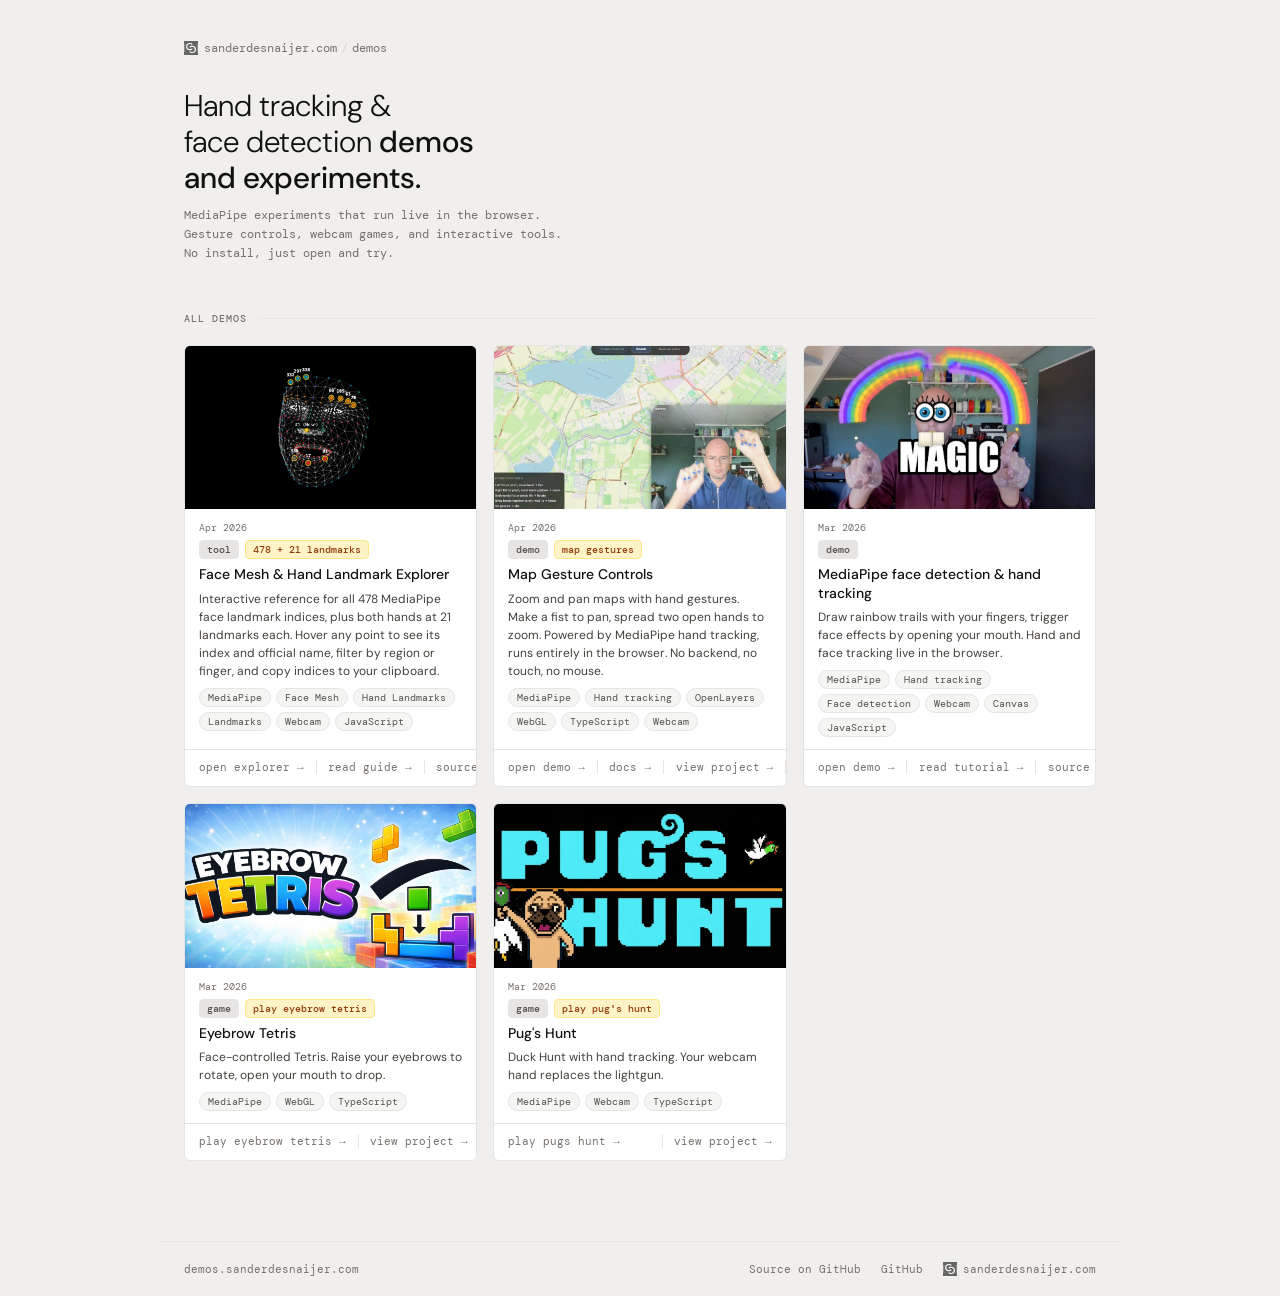
<file: index.html>
<!DOCTYPE html>
<html lang="en">

<head>
  <meta charset="UTF-8" />
  <meta name="viewport" content="width=device-width, initial-scale=1.0" />
  <link rel="icon" type="image/svg+xml" href="img/logo-sanderdesnaijer.svg" />

  <!-- Primary SEO -->
  <title>MediaPipe & Webcam Demos - Sander de Snaijer</title>
  <meta name="description"
    content="Live browser demos for MediaPipe hand tracking, face detection, and gesture-controlled games. Try hand-drawn rainbow trails, face mesh exploration, map gesture controls, and more. No install needed." />
  <link rel="canonical" href="https://demos.sanderdesnaijer.com" />
  <meta name="robots" content="index, follow" />

  <!-- Open Graph -->
  <meta property="og:site_name" content="Interactive Demos - Sander de Snaijer" />
  <meta property="og:title" content="MediaPipe & Webcam Demos - Sander de Snaijer" />
  <meta property="og:description" content="Hand tracking, face detection, and gesture-controlled games running live in your browser. Try them instantly, no install needed." />
  <meta property="og:url" content="https://demos.sanderdesnaijer.com" />
  <meta property="og:image" content="https://demos.sanderdesnaijer.com/img/og-image.webp" />
  <meta property="og:image:width" content="1200" />
  <meta property="og:image:height" content="630" />
  <meta property="og:type" content="website" />

  <!-- Twitter -->
  <meta name="twitter:card" content="summary_large_image" />
  <meta name="twitter:title" content="MediaPipe & Webcam Demos - Sander de Snaijer" />
  <meta name="twitter:description"
    content="Hand tracking, face detection, and gesture-controlled games running live in your browser. Try them instantly, no install needed." />
  <meta name="twitter:image" content="https://demos.sanderdesnaijer.com/img/og-image.webp" />

  <!-- JSON-LD: CollectionPage + ItemList -->
  <script type="application/ld+json">
  {
    "@context": "https://schema.org",
    "@type": "CollectionPage",
    "name": "MediaPipe & Webcam Demos - Sander de Snaijer",
    "description": "Live browser demos for MediaPipe hand tracking, face detection, and gesture-controlled games by Sander de Snaijer. No install needed.",
    "url": "https://demos.sanderdesnaijer.com",
    "image": "https://demos.sanderdesnaijer.com/img/og-image.webp",
    "author": {
      "@type": "Person",
      "name": "Sander de Snaijer",
      "url": "https://sanderdesnaijer.com"
    },
    "mainEntity": {
      "@type": "ItemList",
      "numberOfItems": 5,
      "itemListElement": [
        {
          "@type": "ListItem",
          "position": 1,
          "name": "Face Mesh & Hand Landmark Explorer",
          "description": "Interactive reference for all 478 MediaPipe face landmark indices and the 21 hand landmarks per hand. Hover, filter by region or finger, and copy indices.",
          "url": "https://demos.sanderdesnaijer.com/demos/face-mesh-explorer/",
          "image": "https://demos.sanderdesnaijer.com/demos/face-mesh-explorer/mediapipe-face-mesh.webp"
        },
        {
          "@type": "ListItem",
          "position": 2,
          "name": "Map Gesture Controls",
          "description": "Zoom and pan maps with hand gestures using MediaPipe hand tracking and OpenLayers.",
          "url": "https://sanderdesnaijer.github.io/map-gesture-controls/demo/demo-controls-overview.html",
          "image": "https://demos.sanderdesnaijer.com/img/map-gesture-controls-openlayers.webp"
        },
        {
          "@type": "ListItem",
          "position": 3,
          "name": "MediaPipe Face Detection and Hand Tracking",
          "description": "Draw rainbow trails with your fingers and trigger face effects by opening your mouth.",
          "url": "https://demos.sanderdesnaijer.com/demos/mediapipe-rainbow/",
          "image": "https://demos.sanderdesnaijer.com/demos/mediapipe-rainbow/mediapipe-demo.webp"
        },
        {
          "@type": "ListItem",
          "position": 4,
          "name": "Eyebrow Tetris",
          "description": "Face-controlled Tetris. Raise your eyebrows to rotate, open your mouth to drop.",
          "url": "https://eyebrow-tetris.sanderdesnaijer.com/",
          "image": "https://demos.sanderdesnaijer.com/img/tetris.webp"
        },
        {
          "@type": "ListItem",
          "position": 5,
          "name": "Pug's Hunt",
          "description": "Duck Hunt with hand tracking. Your webcam hand replaces the lightgun.",
          "url": "https://pugshunt.com/",
          "image": "https://demos.sanderdesnaijer.com/img/pugshunt.webp"
        }
      ]
    }
  }
  </script>

  <!-- JSON-LD: BreadcrumbList -->
  <script type="application/ld+json">
  {
    "@context": "https://schema.org",
    "@type": "BreadcrumbList",
    "itemListElement": [
      {
        "@type": "ListItem",
        "position": 1,
        "name": "Sander de Snaijer",
        "item": "https://sanderdesnaijer.com"
      },
      {
        "@type": "ListItem",
        "position": 2,
        "name": "Demos",
        "item": "https://demos.sanderdesnaijer.com"
      }
    ]
  }
  </script>

  <link rel="stylesheet" href="styles.css" />

  <script async src="https://www.googletagmanager.com/gtag/js?id=GA_PLACEHOLDER"></script>
  <script>
    window.dataLayer = window.dataLayer || [];
    function gtag(){dataLayer.push(arguments);}
    gtag('js', new Date());
    gtag('config', 'GA_PLACEHOLDER');
  </script>
</head>

<body>

  <main class="page">

    <!-- Breadcrumb -->
    <nav class="breadcrumb" aria-label="Breadcrumb">
      <a href="https://sanderdesnaijer.com" class="breadcrumb-link">
        <img src="img/logo-sanderdesnaijer.svg" alt="Sander de Snaijer logo"  class="site-logo" />
        <span>sanderdesnaijer.com</span>
      </a>
      <span class="breadcrumb-sep">/</span>
      <span class="breadcrumb-current">demos</span>
    </nav>

    <!-- Page header -->
    <header class="page-header">
      <h1 class="page-title">
        Hand tracking &<br>
        face detection <strong>demos<br>
        and experiments.</strong>
      </h1>
      <p class="page-tagline">
        MediaPipe experiments that run live in the browser.<br>
        Gesture controls, webcam games, and interactive tools.<br>
        No install, just open and try.
      </p>
    </header>

    <!-- Section label -->
    <div class="section-label" aria-hidden="true">
      <span class="section-label-text">all demos</span>
      <div class="section-label-rule"></div>
    </div>

    <!-- Card grid -->
    <div class="card-grid">

      <!-- Card 1: Face Mesh Landmark Explorer -->
      <article class="card" onclick="window.location='demos/face-mesh-explorer/index.html'">
        <img class="card-thumb" src="demos/face-mesh-explorer/mediapipe-face-mesh.webp" alt="MediaPipe Face Mesh Landmark Explorer showing 478 numbered landmark points on a face, color-coded by region" />
        <div class="card-body">
          <time class="card-date">Apr 2026</time>
          <div class="card-badges">
            <span class="badge badge--type">tool</span>
            <span class="badge badge--ext">478 + 21 landmarks</span>
          </div>
          <h2 class="card-title">
            <a href="demos/face-mesh-explorer/index.html" id="card-facemesh-link">Face Mesh &amp; Hand Landmark Explorer</a>
          </h2>
          <p class="card-desc">Interactive reference for all 478 MediaPipe face landmark indices, plus both hands at 21 landmarks each. Hover any point to see its index and official name, filter by region or finger, and copy indices to your clipboard.</p>
          <div class="card-tags">
            <span class="tag">MediaPipe</span>
            <span class="tag">Face Mesh</span>
            <span class="tag">Hand Landmarks</span>
            <span class="tag">Landmarks</span>
            <span class="tag">Webcam</span>
            <span class="tag">JavaScript</span>
          </div>
        </div>
        <footer class="card-footer">
          <a class="card-footer-link" href="demos/face-mesh-explorer/index.html" id="card-facemesh-demo">open explorer →</a>
          <div class="card-footer-divider" aria-hidden="true"></div>
          <a class="card-footer-link card-footer-link--compact"
            href="https://sanderdesnaijer.com/blog/mediapipe-face-mesh-landmarks" target="_blank" rel="noopener" id="card-facemesh-tutorial">read guide →</a>
          <div class="card-footer-divider" aria-hidden="true"></div>
          <a class="card-footer-link card-footer-link--compact card-footer-link--right"
            href="https://github.com/sanderdesnaijer/demos/tree/main/demos/face-mesh-explorer" target="_blank" rel="noopener" id="card-facemesh-source">source →</a>
        </footer>
      </article>

      <!-- Card: Map Gesture Controls (external GitHub Pages) -->
      <article class="card" onclick="window.open('https://sanderdesnaijer.github.io/map-gesture-controls/demo/demo-controls-overview.html', '_blank', 'noopener')">
        <img class="card-thumb" src="img/map-gesture-controls-openlayers.webp" alt="Map Gesture Controls — OpenLayers map with MediaPipe hand tracking" />
        <div class="card-body">
          <time class="card-date">Apr 2026</time>
          <div class="card-badges">
            <span class="badge badge--type">demo</span>
            <span class="badge badge--ext">map gestures</span>
          </div>
          <h2 class="card-title">
            <a href="https://sanderdesnaijer.github.io/map-gesture-controls/demo/demo-controls-overview.html" target="_blank" rel="noopener"
              id="card-mapgesture-link">Map Gesture Controls</a>
          </h2>
          <p class="card-desc">Zoom and pan maps with hand gestures. Make a fist to pan, spread two open hands to zoom.
            Powered by MediaPipe hand tracking, runs entirely in the browser. No backend, no touch, no mouse.</p>
          <div class="card-tags">
            <span class="tag">MediaPipe</span>
            <span class="tag">Hand tracking</span>
            <span class="tag">OpenLayers</span>
            <span class="tag">WebGL</span>
            <span class="tag">TypeScript</span>
            <span class="tag">Webcam</span>
          </div>
        </div>
        <footer class="card-footer">
          <a class="card-footer-link" href="https://sanderdesnaijer.github.io/map-gesture-controls/demo/demo-controls-overview.html" target="_blank" rel="noopener"
            id="card-mapgesture-demo">open demo →</a>
          <div class="card-footer-divider" aria-hidden="true"></div>
          <a class="card-footer-link card-footer-link--compact"
            href="https://sanderdesnaijer.github.io/map-gesture-controls/" target="_blank" rel="noopener" id="card-mapgesture-docs">docs →</a>
          <div class="card-footer-divider" aria-hidden="true"></div>
          <a class="card-footer-link card-footer-link--compact"
            href="https://sanderdesnaijer.com/projects/map-gesture-controls" target="_blank" rel="noopener" id="card-mapgesture-project">view project →</a>
          <div class="card-footer-divider" aria-hidden="true"></div>
          <a class="card-footer-link card-footer-link--compact card-footer-link--right"
            href="https://github.com/sanderdesnaijer/map-gesture-controls" target="_blank" rel="noopener" id="card-mapgesture-github">GitHub →</a>
        </footer>
      </article>

      <!-- Card: MediaPipe face detection -->
      <article class="card" onclick="window.location='demos/mediapipe-rainbow/index.html'">
        <img class="card-thumb" src="demos/mediapipe-rainbow/mediapipe-demo.webp" alt="MediaPipe face and hand tracking demo — rainbow trails screenshot" />
        <div class="card-body">
          <time class="card-date">Mar 2026</time>
          <div class="card-badges">
            <span class="badge badge--type">demo</span>
          </div>
          <h2 class="card-title">
            <a href="demos/mediapipe-rainbow/index.html" id="card-mediapipe-link">MediaPipe face detection &amp; hand tracking</a>
          </h2>
          <p class="card-desc">Draw rainbow trails with your fingers, trigger face effects by opening your mouth. Hand
            and face tracking live in the browser.</p>
          <div class="card-tags">
            <span class="tag">MediaPipe</span>
            <span class="tag">Hand tracking</span>
            <span class="tag">Face detection</span>
            <span class="tag">Webcam</span>
            <span class="tag">Canvas</span>
            <span class="tag">JavaScript</span>
          </div>
        </div>
        <footer class="card-footer">
          <a class="card-footer-link" href="demos/mediapipe-rainbow/index.html" id="card-mediapipe-demo">open demo →</a>
          <div class="card-footer-divider" aria-hidden="true"></div>
          <a class="card-footer-link card-footer-link--compact"
            href="https://sanderdesnaijer.com/blog/mediapipe-hand-face-tracking" id="card-mediapipe-tutorial">read tutorial →</a>
          <div class="card-footer-divider" aria-hidden="true"></div>
          <a class="card-footer-link card-footer-link--compact card-footer-link--right"
            href="https://github.com/sanderdesnaijer/demos/tree/main/demos/mediapipe-rainbow" target="_blank" rel="noopener" id="card-mediapipe-source">source →</a>
        </footer>
      </article>

      <!-- Card: Eyebrow Tetris (external) -->
      <article class="card" onclick="window.open('https://eyebrow-tetris.sanderdesnaijer.com/', '_blank', 'noopener')">
        <img class="card-thumb" src="img/tetris.webp" alt="Eyebrow Tetris — face-controlled Tetris game screenshot" />
        <div class="card-body">
          <time class="card-date">Mar 2026</time>
          <div class="card-badges">
            <span class="badge badge--type">game</span>
            <span class="badge badge--ext">play eyebrow tetris</span>
          </div>
          <h2 class="card-title">
            <a href="https://eyebrow-tetris.sanderdesnaijer.com/" target="_blank" rel="noopener"
              id="card-tetris-link">Eyebrow Tetris</a>
          </h2>
          <p class="card-desc">Face-controlled Tetris. Raise your eyebrows to rotate, open your mouth to drop.</p>
          <div class="card-tags">
            <span class="tag">MediaPipe</span>
            <span class="tag">WebGL</span>
            <span class="tag">TypeScript</span>
          </div>
        </div>
        <footer class="card-footer">
          <a class="card-footer-link" href="https://eyebrow-tetris.sanderdesnaijer.com/" target="_blank" rel="noopener"
            id="card-tetris-demo">play eyebrow tetris →</a>
          <div class="card-footer-divider" aria-hidden="true"></div>
          <a class="card-footer-link card-footer-link--compact card-footer-link--right"
            href="https://sanderdesnaijer.com/projects/eyebrow-tetris" target="_blank" rel="noopener" id="card-tetris-project">view project →</a>
        </footer>
      </article>

      <!-- Card: Pug's Hunt (external) -->
      <article class="card" onclick="window.open('https://pugshunt.com/', '_blank', 'noopener')">
        <img class="card-thumb" src="img/pugshunt.webp" alt="Pug's Hunt — Duck Hunt with hand tracking screenshot" />
        <div class="card-body">
          <time class="card-date">Mar 2026</time>
          <div class="card-badges">
            <span class="badge badge--type">game</span>
            <span class="badge badge--ext">play pug's hunt</span>
          </div>
          <h2 class="card-title">
            <a href="https://pugshunt.com/" target="_blank" rel="noopener" id="card-pugshunt-link">Pug's Hunt</a>
          </h2>
          <p class="card-desc">Duck Hunt with hand tracking. Your webcam hand replaces the lightgun.</p>
          <div class="card-tags">
            <span class="tag">MediaPipe</span>
            <span class="tag">Webcam</span>
            <span class="tag">TypeScript</span>
          </div>
        </div>
        <footer class="card-footer">
          <a class="card-footer-link" href="https://pugshunt.com/" target="_blank" rel="noopener"
            id="card-pugshunt-demo">play pugs hunt →</a>
          <div class="card-footer-divider" aria-hidden="true"></div>
          <a class="card-footer-link card-footer-link--compact card-footer-link--right"
            href="https://sanderdesnaijer.com/projects/pug-s-hunt-a-webcam-controlled-duck-hunt-built-with-hand-tracking" target="_blank" rel="noopener" id="card-pugshunt-project">view project →</a>
        </footer>
      </article>

    </div><!-- /card-grid -->

  </main>

  <!-- Site footer -->
  <footer class="site-footer">
    <span class="site-footer-domain">demos.sanderdesnaijer.com</span>
    <nav class="site-footer-links" aria-label="Footer links">
      <a class="site-footer-link" href="https://github.com/sanderdesnaijer/demos" target="_blank" rel="noopener"
        id="footer-github-repo">Source on GitHub</a>
      <a class="site-footer-link" href="https://github.com/sanderdesnaijer" target="_blank" rel="noopener"
        id="footer-github">GitHub</a>
      <a class="site-footer-link" href="https://sanderdesnaijer.com" id="footer-main-site"
        style="display: flex; align-items: center; gap: 6px;">
        <img src="img/logo-sanderdesnaijer.svg" alt="Sander de Snaijer logo"  class="site-logo" />
        <span>sanderdesnaijer.com</span>
      </a>
    </nav>
  </footer>

</body>

</html>
</file>
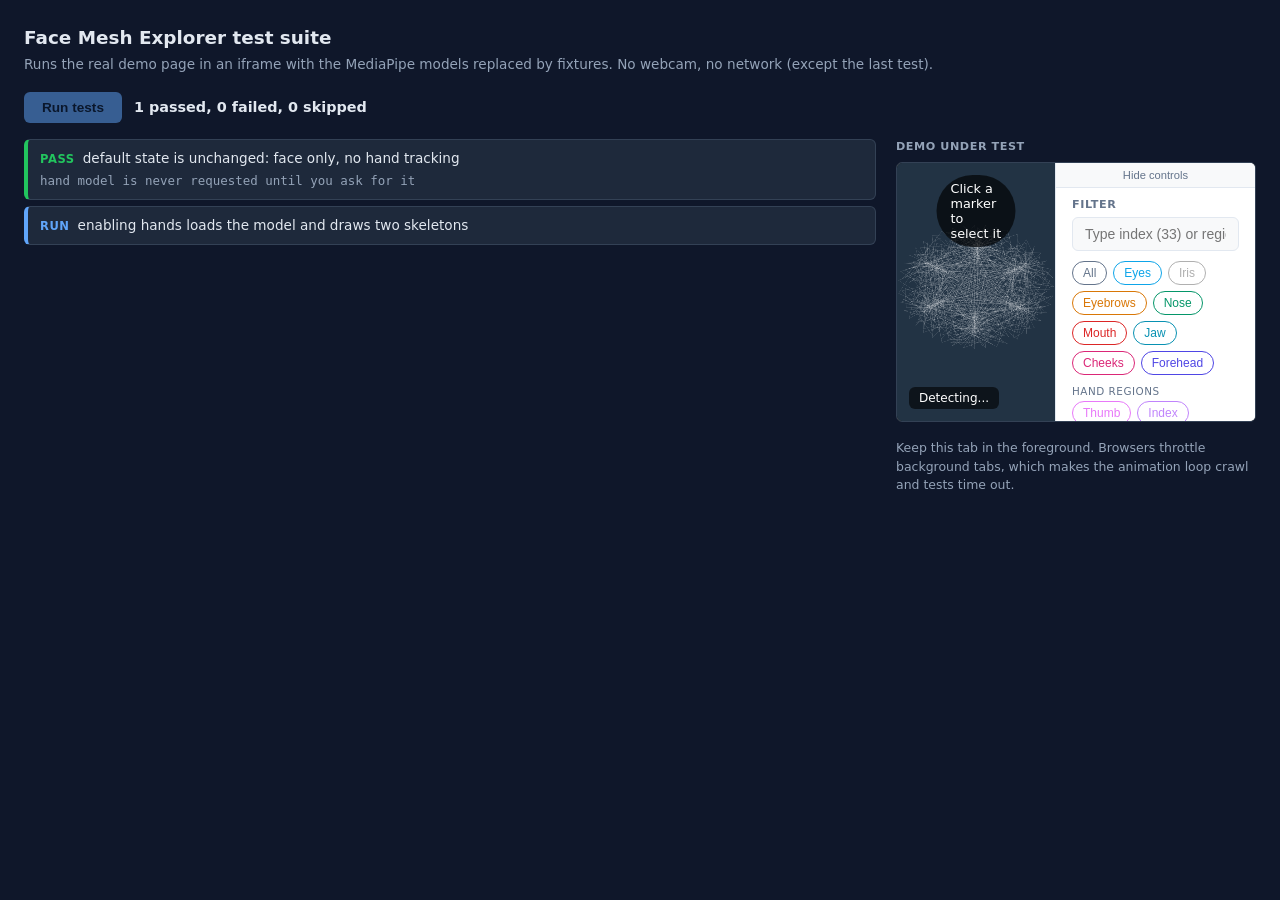
<file: demos/face-mesh-explorer/tests/index.html>
<!DOCTYPE html>
<html lang="en">
<head>
<meta charset="UTF-8">
<meta name="viewport" content="width=device-width, initial-scale=1.0">
<meta name="robots" content="noindex, nofollow">
<title>Face Mesh Explorer - test suite</title>
<style>
  *, *::before, *::after { box-sizing: border-box; margin: 0; padding: 0; }
  :root { --bg:#0f172a; --surface:#1e293b; --text:#e2e8f0; --muted:#94a3b8; --border:#334155;
          --pass:#22c55e; --fail:#ef4444; --skip:#f59e0b; --accent:#60a5fa; }
  body { font-family: -apple-system, BlinkMacSystemFont, 'Segoe UI', system-ui, sans-serif;
         background: var(--bg); color: var(--text); padding: 24px; line-height: 1.5; }
  h1 { font-size: 1.15rem; margin-bottom: 2px; }
  p.sub { color: var(--muted); font-size: 0.85rem; margin-bottom: 18px; }
  .bar { display: flex; align-items: center; gap: 12px; margin-bottom: 16px; flex-wrap: wrap; }
  button { padding: 8px 18px; border-radius: 6px; border: none; background: var(--accent);
           color: #06182e; font-weight: 600; font-size: 0.85rem; cursor: pointer; }
  button:disabled { opacity: 0.5; cursor: progress; }
  #summary { font-size: 0.9rem; font-weight: 600; font-variant-numeric: tabular-nums; }
  .layout { display: grid; grid-template-columns: minmax(0,1fr) 360px; gap: 20px; align-items: start; }
  ol { list-style: none; display: flex; flex-direction: column; gap: 6px; }
  li { background: var(--surface); border: 1px solid var(--border); border-left-width: 4px;
       border-radius: 6px; padding: 8px 12px; font-size: 0.85rem; }
  li.pass { border-left-color: var(--pass); }
  li.fail { border-left-color: var(--fail); }
  li.skip { border-left-color: var(--skip); }
  li.run  { border-left-color: var(--accent); }
  li .state { font-weight: 700; margin-right: 8px; font-size: 0.72rem; letter-spacing: 0.05em; }
  li.pass .state { color: var(--pass); }
  li.fail .state { color: var(--fail); }
  li.skip .state { color: var(--skip); }
  li.run .state { color: var(--accent); }
  li .detail { display: block; color: var(--muted); font-size: 0.78rem; margin-top: 4px;
               font-family: 'SF Mono', 'Fira Code', ui-monospace, monospace; white-space: pre-wrap; }
  li.fail .detail { color: #fca5a5; }
  .stage-wrap { position: sticky; top: 24px; }
  .stage-wrap h2 { font-size: 0.7rem; text-transform: uppercase; letter-spacing: 0.05em;
                   color: var(--muted); margin-bottom: 6px; }
  iframe { width: 360px; height: 260px; border: 1px solid var(--border); border-radius: 6px;
           background: #000; }
  .note { color: var(--muted); font-size: 0.78rem; margin-top: 10px; }
  @media (max-width: 860px) { .layout { grid-template-columns: 1fr; } }
</style>
</head>
<body>
  <h1>Face Mesh Explorer test suite</h1>
  <p class="sub">Runs the real demo page in an iframe with the MediaPipe models replaced by fixtures. No webcam, no network (except the last test).</p>
  <div class="bar">
    <button id="run">Run tests</button>
    <span id="summary">not run yet</span>
  </div>
  <div class="layout">
    <ol id="results"></ol>
    <div class="stage-wrap">
      <h2>Demo under test</h2>
      <div id="stage"></div>
      <p class="note">Keep this tab in the foreground. Browsers throttle background tabs, which makes the animation loop crawl and tests time out.</p>
    </div>
  </div>

<script type="module">
import { FACE_POINTS, HAND_POINTS, DISPLAY_HANDEDNESS } from './stub.mjs';

const DEMO_URL = '../index.html';
const STUB_URL = new URL('./stub.mjs', location.href).href;
const resultsEl = document.getElementById('results');
const summaryEl = document.getElementById('summary');
const runBtn = document.getElementById('run');

// ---------- assertions ----------
class Failure extends Error {}
function assert(cond, msg) { if (!cond) throw new Failure(msg); }
function eq(actual, expected, msg) {
  if (actual !== expected) throw new Failure(`${msg}\n  expected: ${expected}\n  actual:   ${actual}`);
}
function includes(haystack, needle, msg) {
  if (!String(haystack).includes(needle)) throw new Failure(`${msg}\n  expected to contain: ${needle}\n  actual: ${haystack}`);
}

// ---------- harness ----------
// Boots the untouched demo page with only the MediaPipe import swapped for
// fixtures, plus a canvas standing in for the webcam.
async function boot() {
  // cache-busted: a stale copy would make every test pass against old code
  const html = await fetch(`${DEMO_URL}?t=${Date.now()}`, { cache: 'no-store' }).then(r => r.text());
  const patched = html.replace(
    /from 'https:\/\/cdn\.jsdelivr\.net\/npm\/@mediapipe\/tasks-vision@[^']+\/vision_bundle\.mjs'/,
    `from '${STUB_URL}'`
  );
  assert(patched !== html, 'could not find the MediaPipe import in the demo page');

  const frame = document.createElement('iframe');
  frame.src = URL.createObjectURL(new Blob([patched], { type: 'text/html' }));
  document.getElementById('stage').replaceChildren(frame);
  await new Promise(res => { frame.onload = res; });

  const win = frame.contentWindow;
  const doc = win.document;

  // Timer-driven frames: rAF stalls whenever the pane or tab is not visible.
  win.requestAnimationFrame = cb => win.setTimeout(() => cb(win.performance.now()), 16);

  // Fake camera: a plain grey canvas is enough, the fixtures supply landmarks.
  const cam = doc.createElement('canvas');
  cam.width = 1280; cam.height = 720;
  const camCtx = cam.getContext('2d');
  (function paint() { camCtx.fillStyle = '#223344'; camCtx.fillRect(0, 0, 1280, 720); win.setTimeout(paint, 33); })();
  win.navigator.mediaDevices.getUserMedia = async () => cam.captureStream(30);

  // Intercept downloads and clipboard writes.
  const blobs = [];
  const clipboard = [];
  const origCreate = win.URL.createObjectURL.bind(win.URL);
  win.URL.createObjectURL = b => { if (b instanceof win.Blob) blobs.push(b); return origCreate(b); };
  win.HTMLAnchorElement.prototype.click = function () {};
  win.navigator.clipboard.writeText = async t => { clipboard.push(t); };

  const ctx = {
    win, doc, blobs, clipboard,
    $: id => doc.getElementById(id),
    all: sel => [...doc.querySelectorAll(sel)],

    async waitFor(fn, msg, timeout = 8000) {
      const started = Date.now();
      for (;;) {
        let value;
        try { value = fn(); } catch { value = false; }
        if (value) return value;
        if (Date.now() - started > timeout) throw new Failure('timed out waiting for: ' + msg);
        await new Promise(r => setTimeout(r, 50));
      }
    },
    frames(n = 3) { return new Promise(r => setTimeout(r, 90 * n)); },

    async start() {
      ctx.$('startBtn').click();
      await ctx.waitFor(() => ctx.$('canvas').width > 0, 'camera to start');
      await ctx.frames(4);
    },

    async setCheck(id, value) {
      const el = ctx.$(id);
      el.checked = value;
      el.dispatchEvent(new win.Event('change', { bubbles: true }));
      await ctx.frames(2);
    },

    // The demo mirrors the canvas in CSS, so screen x is the inverse of the
    // landmark x. This is the same maths the page uses, run backwards.
    pointToClient(p) {
      const cv = ctx.$('canvas');
      const rect = cv.getBoundingClientRect();
      const scale = Math.max(rect.width / cv.width, rect.height / cv.height);
      const offsetX = (rect.width - cv.width * scale) / 2;
      const offsetY = (rect.height - cv.height * scale) / 2;
      return {
        clientX: rect.left + offsetX + (1 - p.x) * cv.width * scale,
        clientY: rect.top + offsetY + p.y * cv.height * scale
      };
    },
    async hover(p) {
      const { clientX, clientY } = ctx.pointToClient(p);
      ctx.$('canvas').dispatchEvent(new win.MouseEvent('mousemove', { bubbles: true, clientX, clientY }));
      await ctx.frames(3);
    },
    async clickCanvas() {
      ctx.$('canvas').dispatchEvent(new win.MouseEvent('click', { bubbles: true }));
      await ctx.frames(2);
    },

    // Rough colour census of the overlay canvas.
    sample(canvas) {
      const cv = canvas || ctx.$('canvas');
      const copy = doc.createElement('canvas');
      copy.width = cv.width; copy.height = cv.height;
      copy.getContext('2d').drawImage(cv, 0, 0);
      const d = copy.getContext('2d').getImageData(0, 0, cv.width, cv.height).data;
      let drawn = 0, hand = 0, yellow = 0, red = 0, alphaSum = 0;
      for (let i = 0; i < d.length; i += 4 * 7) {
        const [r, g, b, a] = [d[i], d[i + 1], d[i + 2], d[i + 3]];
        if (a <= 5) continue;
        drawn++; alphaSum += a;
        if (b > 120 && b > g + 15) hand++;
        if (r > 200 && g > 170 && b < 110) yellow++;
        if (r > 170 && g < 90 && b < 90) red++;
      }
      return { drawn, hand, yellow, red, meanAlpha: drawn ? alphaSum / drawn : 0 };
    },

    // The iframe's own copy of the fixture module, for changing what the
    // fake models return mid-test.
    async stub() {
      if (!win.__stub) win.__stub = await win.eval(`import('${STUB_URL}')`);
      return win.__stub;
    },

    // Records every painting call on the overlay canvas, split into frames at
    // each clearRect, so a test can assert on draw order.
    async traceFrame() {
      const target = ctx.$('canvas');
      if (!win.__tracing) {
        win.__tracing = true;
        win.__frames = [];
        win.__ops = [];
        const P = win.CanvasRenderingContext2D.prototype;
        for (const name of ['clearRect', 'fill', 'stroke', 'fillText', 'strokeText', 'drawImage']) {
          const orig = P[name];
          P[name] = function (...args) {
            if (this.canvas === target) {
              if (name === 'clearRect') {
                if (win.__ops.length) win.__frames.push(win.__ops.slice());
                win.__ops.length = 0;
              } else {
                win.__ops.push(name);
              }
            }
            return orig.apply(this, args);
          };
        }
      }
      win.__frames.length = 0;
      await ctx.waitFor(() => win.__frames.length >= 2, 'two complete frames');
      return win.__frames[win.__frames.length - 1];
    },

    async imageFromBlob(blob) {
      const bmp = await createImageBitmap(blob);
      const c = document.createElement('canvas');
      c.width = bmp.width; c.height = bmp.height;
      c.getContext('2d').drawImage(bmp, 0, 0);
      return { width: bmp.width, height: bmp.height, canvas: c };
    }
  };
  return ctx;
}

// ---------- tests ----------
const tests = [
  {
    name: 'default state is unchanged: face only, no hand tracking',
    async fn(c) {
      await c.start();
      eq(c.$('handsToggle').checked, false, 'hand tracking is off by default');
      eq(c.$('handRegionWrap').style.display, 'none', 'finger filters are hidden');
      eq(c.$('meshToggle').checked, true, 'face mesh connections still default to on');
      eq(c.$('cameraToggle').checked, true, 'camera background still defaults to on');
      eq(c.sample().hand, 0, 'nothing is drawn in the hand colours');
      return 'hand model is never requested until you ask for it';
    }
  },
  {
    name: 'enabling hands loads the model and draws two skeletons',
    async fn(c) {
      await c.start();
      await c.setCheck('handsToggle', true);
      await c.waitFor(() => c.$('handStatus').textContent.includes('ready'), 'hand model to load');
      await c.frames(4);
      const px = c.sample();
      assert(px.hand > 50, `expected hand-coloured pixels, got ${px.hand}`);
      eq(c.$('handRegionWrap').style.display, 'block', 'finger filters appear');
      eq(c.all('#handRegionToggles .region-btn').length, 6, 'six finger regions');
      return `${px.hand} hand-coloured pixels sampled`;
    }
  },
  {
    name: 'hovering a hand point names it',
    async fn(c) {
      await c.start();
      await c.setCheck('handsToggle', true);
      await c.waitFor(() => c.$('handStatus').textContent.includes('ready'), 'hand model to load');
      await c.hover(HAND_POINTS[0][8]);
      await c.waitFor(() => c.$('tooltip').textContent.includes('INDEX_FINGER_TIP'), 'hand tooltip');
      eq(c.$('infoIndex').textContent, '8', 'inspector index');
      eq(c.$('infoName').textContent, 'INDEX_FINGER_TIP', 'official MediaPipe name');
      eq(c.$('infoNameRow').style.display, 'block', 'name row is shown for hand points');
      includes(c.$('infoRegion').textContent, 'Index', 'region is the index finger');
      includes(c.$('infoRegion').textContent, DISPLAY_HANDEDNESS[0], 'handedness is flipped for display');
      return c.$('tooltip').textContent;
    }
  },
  {
    name: 'hovering a face point still behaves exactly as before',
    async fn(c) {
      await c.start();
      await c.setCheck('handsToggle', true);
      await c.waitFor(() => c.$('handStatus').textContent.includes('ready'), 'hand model to load');
      await c.hover(FACE_POINTS[0]);
      await c.waitFor(() => c.$('tooltip').textContent.startsWith('#0 ('), 'face tooltip');
      eq(c.$('infoIndex').textContent, '0', 'inspector index');
      eq(c.$('infoNameRow').style.display, 'none', 'no MediaPipe name row for face points');
      return c.$('tooltip').textContent;
    }
  },
  {
    name: 'clicking pins hand points, and copy stays an array for face-only',
    async fn(c) {
      await c.start();
      await c.hover(FACE_POINTS[0]);
      await c.clickCanvas();
      await c.waitFor(() => c.$('copySelected').textContent === 'Copy indices (1)', 'one pin');
      c.$('copySelected').click();
      await c.waitFor(() => c.clipboard.length === 1, 'clipboard write');
      eq(c.clipboard[0], '[0]', 'face-only copy format is unchanged');
      return c.clipboard[0];
    }
  },
  {
    name: 'mixed pins copy as JSON keyed by hand',
    async fn(c) {
      await c.start();
      await c.setCheck('handsToggle', true);
      await c.waitFor(() => c.$('handStatus').textContent.includes('ready'), 'hand model to load');
      await c.hover(FACE_POINTS[0]);
      await c.clickCanvas();
      await c.hover(HAND_POINTS[0][4]);
      await c.waitFor(() => c.$('tooltip').textContent.includes('THUMB_TIP'), 'thumb tooltip');
      await c.clickCanvas();
      await c.waitFor(() => c.$('copySelected').textContent === 'Copy indices (2)', 'two pins');
      c.$('copySelected').click();
      await c.waitFor(() => c.clipboard.length === 1, 'clipboard write');
      const parsed = JSON.parse(c.clipboard[0]);
      eq(JSON.stringify(parsed.face), '[0]', 'face indices');
      eq(JSON.stringify(parsed.hands[DISPLAY_HANDEDNESS[0]]), '[4]', 'hand indices keyed by hand');
      eq(c.all('#pinnedList .pinned-item').length, 2, 'both pins listed');
      return c.clipboard[0];
    }
  },
  {
    name: 'a finger filter dims the other points instead of hiding them',
    async fn(c) {
      await c.start();
      await c.setCheck('handsToggle', true);
      await c.setCheck('faceToggle', false);
      await c.waitFor(() => c.$('handStatus').textContent.includes('ready'), 'hand model to load');
      await c.frames(4);
      const before = c.sample();
      c.all('#handRegionToggles .region-btn').find(b => b.textContent === 'Thumb').click();
      await c.frames(5);
      const after = c.sample();
      assert(after.meanAlpha < before.meanAlpha * 0.8,
        `expected dimming, mean alpha went ${before.meanAlpha.toFixed(1)} -> ${after.meanAlpha.toFixed(1)}`);
      assert(after.drawn > before.drawn * 0.7,
        'the skeleton should stay visible, not disappear');
      includes(c.$('selectRegionBtn').textContent, 'Thumb hand points', 'select button covers hands');
      return `mean alpha ${before.meanAlpha.toFixed(1)} -> ${after.meanAlpha.toFixed(1)}`;
    }
  },
  {
    name: 'hands leaving the frame leave no stale skeleton',
    async fn(c) {
      await c.start();
      await c.setCheck('handsToggle', true);
      await c.waitFor(() => c.$('handStatus').textContent.includes('ready'), 'hand model to load');
      await c.frames(4);
      assert(c.sample().hand > 50, 'skeletons are drawn to begin with');
      const stub = await c.stub();
      stub.HandLandmarker.returnNoHands = true;      // both hands leave the frame
      await c.waitFor(() => c.sample().hand === 0, 'skeletons to clear');
      stub.HandLandmarker.returnNoHands = false;
      await c.waitFor(() => c.sample().hand > 50, 'skeletons to come back');
      return 'cleared and recovered';
    }
  },
  {
    name: 'capture exports a real 1200 x 630 PNG with no interface in it',
    async fn(c) {
      await c.start();
      await c.setCheck('handsToggle', true);
      await c.waitFor(() => c.$('handStatus').textContent.includes('ready'), 'hand model to load');
      await c.setCheck('cameraToggle', false);
      // pin and hover something: neither may appear in the export
      await c.hover(HAND_POINTS[0][8]);
      await c.clickCanvas();
      assert(c.sample().yellow > 0, 'the live canvas does show the pin marker');

      c.$('captureBtn').click();
      await c.waitFor(() => c.$('countdown').classList.contains('visible'), 'countdown to appear');
      eq(c.$('countdown').querySelector('span').textContent, '3', 'countdown starts at 3');
      const blob = await c.waitFor(() => c.blobs[0], 'exported PNG', 9000);
      eq(blob.type, 'image/png', 'export is a PNG');
      const img = await c.imageFromBlob(blob);
      eq(img.width, 1200, 'export width');
      eq(img.height, 630, 'export height');
      const px = c.sample(img.canvas);
      eq(px.yellow, 0, 'no hover or pin markers in the export');
      assert(px.hand > 20, 'the hand skeleton is in the export');
      eq(c.$('countdown').classList.contains('visible'), false, 'countdown cleared itself');
      return `${img.width} x ${img.height}, ${(blob.size / 1024).toFixed(0)} KB`;
    }
  },
  {
    name: 'capture can include labels when you ask for them',
    async fn(c) {
      await c.start();
      await c.setCheck('handsToggle', true);
      await c.waitFor(() => c.$('handStatus').textContent.includes('ready'), 'hand model to load');
      await c.setCheck('cameraToggle', false);
      await c.setCheck('captureLabelsToggle', true);
      await c.hover(HAND_POINTS[0][8]);
      await c.clickCanvas();                      // pin it, so the marker survives
      await c.waitFor(() => c.$('copySelected').textContent === 'Copy indices (1)', 'one pin');

      c.$('captureBtn').click();
      const blob = await c.waitFor(() => c.blobs[0], 'exported PNG', 9000);
      const img = await c.imageFromBlob(blob);
      eq(img.width, 1200, 'export width');
      const px = c.sample(img.canvas);
      assert(px.yellow > 0, 'the pinned marker and its label are in the export');
      return `${px.yellow} marker pixels sampled in the export`;
    }
  },
  {
    name: 'pressing C captures without moving the mouse',
    async fn(c) {
      await c.start();
      await c.setCheck('handsToggle', true);
      await c.waitFor(() => c.$('handStatus').textContent.includes('ready'), 'hand model to load');
      await c.setCheck('captureLabelsToggle', true);
      await c.hover(HAND_POINTS[0][8]);
      await c.waitFor(() => c.$('tooltip').textContent.includes('INDEX_FINGER_TIP'), 'hand tooltip');

      c.doc.dispatchEvent(new c.win.KeyboardEvent('keydown', { key: 'c', bubbles: true }));
      await c.waitFor(() => c.$('countdown').classList.contains('visible'), 'countdown from the keyboard');
      const blob = await c.waitFor(() => c.blobs[0], 'exported PNG', 9000);
      const img = await c.imageFromBlob(blob);
      const px = c.sample(img.canvas);
      // the cursor never left the canvas, so the hovered point is still marked
      assert(px.yellow > 0, 'the hovered point is marked in the export');
      includes(c.$('tooltip').textContent, 'INDEX_FINGER_TIP', 'still hovering the same point');
      return 'hover survived the capture';
    }
  },
  {
    name: 'finger colours can be themed',
    async fn(c) {
      await c.start();
      await c.setCheck('handsToggle', true);
      await c.waitFor(() => c.$('handStatus').textContent.includes('ready'), 'hand model to load');
      await c.setCheck('faceToggle', false);
      await c.frames(4);
      eq(c.sample().red, 0, 'nothing is red to begin with');

      const swatches = c.all('#handThemeGrid input[type="color"]');
      eq(swatches.length, 6, 'one colour swatch per finger region');
      for (const input of swatches) {
        input.value = '#ff0000';
        input.dispatchEvent(new c.win.Event('input', { bubbles: true }));
      }
      await c.frames(5);
      assert(c.sample().red > 30, 'the skeleton follows the new colours');

      c.$('themeReset').click();
      await c.frames(5);
      eq(c.sample().red, 0, 'reset restores the default palette');
      return 'six swatches, applied live and reset';
    }
  },
  {
    name: 'wireframe mode exports labels too',
    async fn(c) {
      await c.start();
      await c.setCheck('handsToggle', true);
      await c.waitFor(() => c.$('handStatus').textContent.includes('ready'), 'hand model to load');
      await c.setCheck('captureLabelsToggle', true);
      await c.setCheck('wireframeToggle', true);          // camera and header hidden
      await c.hover(HAND_POINTS[0][8]);
      await c.waitFor(() => c.$('tooltip').textContent.includes('INDEX_FINGER_TIP'), 'hand tooltip');
      // reaching for the button takes the cursor off the canvas: the point you
      // lined up must still be marked when the shot fires
      c.$('canvas').dispatchEvent(new c.win.MouseEvent('mouseleave', { bubbles: true }));
      await c.frames(2);
      c.$('captureBtn').click();
      const blob = await c.waitFor(() => c.blobs[0], 'exported PNG', 9000);
      const img = await c.imageFromBlob(blob);
      const px = c.sample(img.canvas);
      assert(px.yellow > 0, 'the hovered marker and label are in the wireframe export');
      return `${px.yellow} marker pixels in the wireframe export`;
    }
  },
  {
    name: 'labels are painted last, so nothing covers them',
    async fn(c) {
      await c.start();
      await c.setCheck('handsToggle', true);
      await c.waitFor(() => c.$('handStatus').textContent.includes('ready'), 'hand model to load');
      await c.hover(HAND_POINTS[0][8]);
      await c.waitFor(() => c.$('tooltip').textContent.includes('INDEX_FINGER_TIP'), 'hand tooltip');

      const frame = await c.traceFrame();
      const last = frame[frame.length - 1];
      eq(last, 'fillText', 'the last thing painted in a frame is a label');
      const lastLabel = frame.lastIndexOf('fillText');
      const lastStroke = frame.lastIndexOf('stroke');
      const lastFill = frame.lastIndexOf('fill');
      assert(lastLabel > lastStroke, `a line was drawn after the label (label at ${lastLabel}, stroke at ${lastStroke})`);
      assert(lastLabel > lastFill, `a dot was drawn after the label (label at ${lastLabel}, fill at ${lastFill})`);
      return `${frame.length} paint calls, label last`;
    }
  },
  {
    name: 'real MediaPipe hand topology is 21 connections (needs network)',
    async fn() {
      let mod;
      try {
        mod = await import('https://cdn.jsdelivr.net/npm/@mediapipe/tasks-vision@0.10.18/vision_bundle.mjs');
      } catch {
        return { skip: 'CDN unreachable, skipped' };
      }
      const conns = mod.HandLandmarker.HAND_CONNECTIONS;
      eq(conns.length, 21, 'official hand connection count');
      assert(conns.every(k => Number.isInteger(k.start) && Number.isInteger(k.end)), 'connections are {start, end}');
      const touched = new Set(conns.flatMap(k => [k.start, k.end]));
      eq(touched.size, 21, 'every one of the 21 landmarks is connected');
      return '21 connections over 21 landmarks';
    }
  }
];

// ---------- runner ----------
async function run() {
  runBtn.disabled = true;
  resultsEl.replaceChildren();
  let passed = 0, failed = 0, skipped = 0;
  const started = Date.now();

  for (const test of tests) {
    const li = document.createElement('li');
    li.className = 'run';
    li.innerHTML = `<span class="state">RUN</span>${test.name}`;
    resultsEl.appendChild(li);

    let ctx = null;
    try {
      ctx = test.fn.length > 0 ? await boot() : null;
      const out = await test.fn(ctx);
      if (out && out.skip) {
        skipped++;
        li.className = 'skip';
        li.innerHTML = `<span class="state">SKIP</span>${test.name}<span class="detail">${out.skip}</span>`;
      } else {
        passed++;
        li.className = 'pass';
        li.innerHTML = `<span class="state">PASS</span>${test.name}` + (out ? `<span class="detail">${out}</span>` : '');
      }
    } catch (err) {
      failed++;
      li.className = 'fail';
      const detail = err instanceof Failure ? err.message : (err && err.stack) || String(err);
      li.innerHTML = `<span class="state">FAIL</span>${test.name}<span class="detail"></span>`;
      li.querySelector('.detail').textContent = detail;
    }
    summaryEl.textContent = `${passed} passed, ${failed} failed, ${skipped} skipped`;
  }

  const secs = ((Date.now() - started) / 1000).toFixed(1);
  summaryEl.textContent = `${passed} passed, ${failed} failed, ${skipped} skipped in ${secs}s`;
  summaryEl.style.color = failed ? 'var(--fail)' : 'var(--pass)';
  runBtn.disabled = false;
  window.__testResults = { passed, failed, skipped };
}

runBtn.addEventListener('click', run);
run();
</script>
</body>
</html>
</file>
<file: styles.css>
@import url('https://fonts.googleapis.com/css2?family=DM+Mono:ital,wght@0,300;0,400;0,500;1,300&family=DM+Sans:ital,opsz,wght@0,9..40,300;0,9..40,400;0,9..40,500;1,9..40,300&display=swap');

/* ─── CSS Variables ─────────────────────────────────────────────────────────── */

:root {
  --color-background-primary:   #ffffff;
  --color-background-secondary: #f5f5f4;
  --color-background-tertiary:  #f0efed;

  --color-text-primary:   #111110;
  --color-text-secondary: #44403c;
  --color-text-muted:     #78716c;

  --color-border-primary:   #d6d3d1;
  --color-border-secondary: #a8a29e;
  --color-border-tertiary:  #e7e5e4;

  --color-badge-bg:      #e7e5e4;
  --color-badge-text:    #57534e;

  --color-badge-ext-bg:   #fef3c7;
  --color-badge-ext-text: #92400e;
  --color-badge-ext-border: #fde68a;

  --color-tag-bg:   #f5f5f4;
  --color-tag-text: #57534e;
  --color-tag-border: #e7e5e4;

  --color-link: #111110;

  --font-mono: 'DM Mono', monospace;
  --font-sans: 'DM Sans', sans-serif;

  --radius-card: 6px;
  --radius-badge: 4px;
  --radius-tag: 100px;

  --transition-card: 120ms ease;
}

@media (prefers-color-scheme: dark) {
  :root {
    --color-background-primary:   #1c1917;
    --color-background-secondary: #292524;
    --color-background-tertiary:  #111110;

    --color-text-primary:   #fafaf9;
    --color-text-secondary: #d6d3d1;
    --color-text-muted:     #78716c;

    --color-border-primary:   #44403c;
    --color-border-secondary: #78716c;
    --color-border-tertiary:  #292524;

    --color-badge-bg:      #292524;
    --color-badge-text:    #a8a29e;

    --color-badge-ext-bg:   #451a03;
    --color-badge-ext-text: #fcd34d;
    --color-badge-ext-border: #713f12;

    --color-tag-bg:   #1c1917;
    --color-tag-text: #a8a29e;
    --color-tag-border: #292524;

    --color-link: #fafaf9;
  }
}

/* ─── Reset & Base ───────────────────────────────────────────────────────────── */

*, *::before, *::after {
  box-sizing: border-box;
  margin: 0;
  padding: 0;
}

html {
  font-size: 16px;
  -webkit-font-smoothing: antialiased;
  -moz-osx-font-smoothing: grayscale;
}

body {
  font-family: var(--font-sans);
  background-color: var(--color-background-tertiary);
  color: var(--color-text-primary);
  min-height: 100vh;
  display: flex;
  flex-direction: column;
}

a {
  color: inherit;
  text-decoration: none;
}

/* ─── Page wrapper ───────────────────────────────────────────────────────────── */

.page {
  flex: 1;
  max-width: 960px;
  width: 100%;
  margin: 0 auto;
  padding: 40px 24px 80px;
}

/* ─── Breadcrumb ─────────────────────────────────────────────────────────────── */

.breadcrumb {
  font-family: var(--font-mono);
  font-size: 12px;
  color: var(--color-text-muted);
  margin-bottom: 32px;
  display: flex;
  align-items: center;
  gap: 4px;
}

.breadcrumb a.breadcrumb-link {
  color: var(--color-text-muted);
  transition: color var(--transition-card);
  display: flex;
  align-items: center;
  gap: 6px;
}

.breadcrumb a:hover {
  color: var(--color-text-primary);
}

.breadcrumb-sep {
  color: var(--color-border-primary);
}

.breadcrumb-current {
  color: var(--color-text-muted);
}

/* ─── Page header ────────────────────────────────────────────────────────────── */

.page-header {
  margin-bottom: 48px;
}

.page-title {
  font-family: var(--font-sans);
  font-size: 30px;
  font-weight: 300;
  line-height: 1.2;
  color: var(--color-text-primary);
  margin-bottom: 10px;
}

.page-title strong {
  font-weight: 500;
}

.page-tagline {
  font-family: var(--font-mono);
  font-size: 12px;
  color: var(--color-text-muted);
  line-height: 1.6;
}

/* ─── Section label ──────────────────────────────────────────────────────────── */

.section-label {
  display: flex;
  align-items: center;
  gap: 12px;
  margin-bottom: 20px;
}

.section-label-text {
  font-family: var(--font-mono);
  font-size: 10px;
  font-weight: 500;
  letter-spacing: 0.1em;
  text-transform: uppercase;
  color: var(--color-text-muted);
  white-space: nowrap;
}

.section-label-rule {
  flex: 1;
  height: 0.5px;
  background-color: var(--color-border-tertiary);
}

/* ─── Card grid ──────────────────────────────────────────────────────────────── */

.card-grid {
  display: grid;
  grid-template-columns: repeat(auto-fill, minmax(260px, 1fr));
  gap: 16px;
}

@media (max-width: 500px) {
  .card-grid {
    grid-template-columns: 1fr;
  }
}

/* ─── Card ───────────────────────────────────────────────────────────────────── */

.card {
  background-color: var(--color-background-primary);
  border: 0.5px solid var(--color-border-tertiary);
  border-radius: var(--radius-card);
  overflow: hidden;
  display: flex;
  flex-direction: column;
  transition: border-color var(--transition-card), transform var(--transition-card);
  cursor: pointer;
}

.card:hover {
  border-color: var(--color-border-secondary);
  transform: translateY(-1px);
}

/* Thumbnail */
.card-thumb {
  aspect-ratio: 16 / 9;
  width: 100%;
  display: block;
  flex-shrink: 0;
  object-fit: cover;
}

.card-thumb--mediapipe { background-color: #0a2a2a; }

.site-logo {
  width: 14px;
  height: 14px;
  opacity: 0.6;
  filter: grayscale(1) invert(0);
}

@media (prefers-color-scheme: dark) {
  .site-logo {
    filter: grayscale(1) invert(1);
    opacity: 0.5;
  }
}

/* Inner content */
.card-body {
  padding: 12px 14px 0;
  display: flex;
  flex-direction: column;
  gap: 6px;
  flex: 1;
}

.card-date {
  font-family: var(--font-mono);
  font-size: 10px;
  color: var(--color-text-muted);
}

/* Badge row */
.card-badges {
  display: flex;
  align-items: center;
  gap: 6px;
  flex-wrap: wrap;
}

.badge {
  display: inline-flex;
  align-items: center;
  font-family: var(--font-mono);
  font-size: 10px;
  font-weight: 500;
  padding: 2px 7px;
  border-radius: var(--radius-badge);
  border: 0.5px solid transparent;
  white-space: nowrap;
}

.badge--type {
  background-color: var(--color-badge-bg);
  color: var(--color-badge-text);
  border-color: var(--color-border-tertiary);
}

.badge--ext {
  background-color: var(--color-badge-ext-bg);
  color: var(--color-badge-ext-text);
  border-color: var(--color-badge-ext-border);
}

/* Title */
.card-title {
  font-family: var(--font-sans);
  font-size: 14px;
  font-weight: 500;
  color: var(--color-text-primary);
  line-height: 1.3;
}

.card-title a {
  color: inherit;
}

/* Description */
.card-desc {
  font-family: var(--font-sans);
  font-size: 12px;
  color: var(--color-text-secondary);
  line-height: 1.5;
}

/* Tags */
.card-tags {
  display: flex;
  flex-wrap: wrap;
  gap: 5px;
  margin-top: 2px;
}

.tag {
  font-family: var(--font-mono);
  font-size: 10px;
  color: var(--color-tag-text);
  background-color: var(--color-tag-bg);
  border: 0.5px solid var(--color-tag-border);
  border-radius: var(--radius-tag);
  padding: 2px 8px;
}

/* Card footer */
.card-footer {
  margin-top: auto;
  padding: 10px 14px 12px;
  display: flex;
  align-items: stretch;
  border-top: 0.5px solid var(--color-border-tertiary);
  margin-top: 12px;
}

.card-footer-link {
  font-family: var(--font-mono);
  font-size: 11px;
  color: var(--color-text-muted);
  flex: 1;
  display: flex;
  align-items: center;
  white-space: nowrap;
  transition: color var(--transition-card);
}

.card-footer-link:hover {
  color: var(--color-text-primary);
}

.card-footer-link--compact {
  flex: 0 0 auto;
}

.card-footer-link--right {
  justify-content: flex-end;
}

.card-footer-divider {
  width: 0.5px;
  background-color: var(--color-border-tertiary);
  margin: 0 12px;
  flex-shrink: 0;
}

/* ─── Footer ─────────────────────────────────────────────────────────────────── */

.site-footer {
  border-top: 0.5px solid var(--color-border-tertiary);
  padding: 20px 24px;
  max-width: 960px;
  width: 100%;
  margin: 0 auto;
  display: flex;
  align-items: center;
  justify-content: space-between;
  gap: 16px;
}

.site-footer-domain {
  font-family: var(--font-mono);
  font-size: 11px;
  color: var(--color-text-muted);
}

.site-footer-links {
  display: flex;
  align-items: center;
  gap: 20px;
}

.site-footer-link {
  font-family: var(--font-mono);
  font-size: 11px;
  color: var(--color-text-muted);
  transition: color var(--transition-card);
}

.site-footer-link:hover {
  color: var(--color-text-primary);
}
</file>
